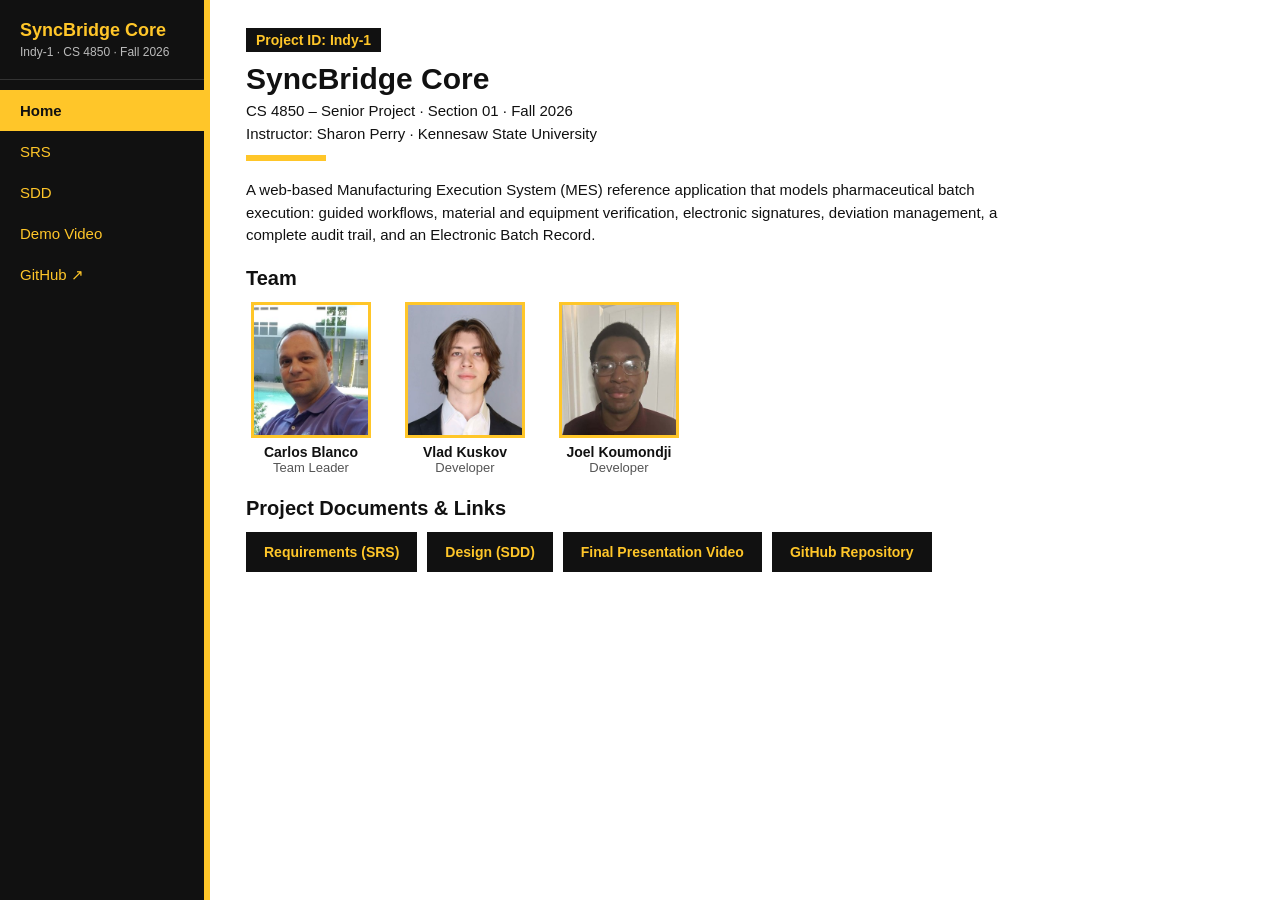
<file: index.html>
<!DOCTYPE html>
<html lang="en">
<head>
  <meta charset="utf-8">
  <meta name="viewport" content="width=device-width, initial-scale=1">
  <title>Home | SyncBridge Core (Indy-1)</title>
  <link rel="stylesheet" href="style.css">
</head>
<body>
  <nav class="sidebar">
    <div class="brand">SyncBridge Core</div>
    <div class="brand-sub">Indy-1 &middot; CS 4850 &middot; Fall 2026</div>
    <a href="index.html" class="active">Home</a>
    <a href="srs.html">SRS</a>
    <a href="sdd.html">SDD</a>
    <a href="video.html">Demo Video</a>
    <a href="https://github.com/SyncBridge-Core/SyncBridge" target="_blank" rel="noopener">GitHub &#8599;</a>
  </nav>
  <main class="main">
    <div class="project-id">Project ID: Indy-1</div>
    <h1>SyncBridge Core</h1>
    <p class="course">CS 4850 &ndash; Senior Project &middot; Section 01 &middot; Fall 2026<br>
      Instructor: Sharon Perry &middot; Kennesaw State University</p>
    <div class="gold-bar"></div>

    <p class="summary">A web-based Manufacturing Execution System (MES) reference application that
      models pharmaceutical batch execution: guided workflows, material and equipment verification,
      electronic signatures, deviation management, a complete audit trail, and an Electronic Batch Record.</p>

    <h2>Team</h2>
    <div class="team">
      <div class="member">
        <img src="images/carlos-blanco.jpg" alt="Photo of Carlos Blanco">
        <div class="name">Carlos Blanco</div>
        <div class="role">Team Leader</div>
      </div>
      <div class="member">
        <img src="images/vlad-kuskov.jpg" alt="Photo of Vlad Kuskov">
        <div class="name">Vlad Kuskov</div>
        <div class="role">Developer</div>
      </div>
      <div class="member">
        <img src="images/joel-koumondji.jpg" alt="Photo of Joel Koumondji">
        <div class="name">Joel Koumondji</div>
        <div class="role">Developer</div>
      </div>
    </div>

    <h2>Project Documents &amp; Links</h2>
    <div class="links">
      <a class="button" href="srs.html">Requirements (SRS)</a>
      <a class="button" href="sdd.html">Design (SDD)</a>
      <a class="button" href="video.html">Final Presentation Video</a>
      <a class="button" href="https://github.com/SyncBridge-Core/SyncBridge" target="_blank" rel="noopener">GitHub Repository</a>
    </div>
  </main>
</body>
</html>
</file>
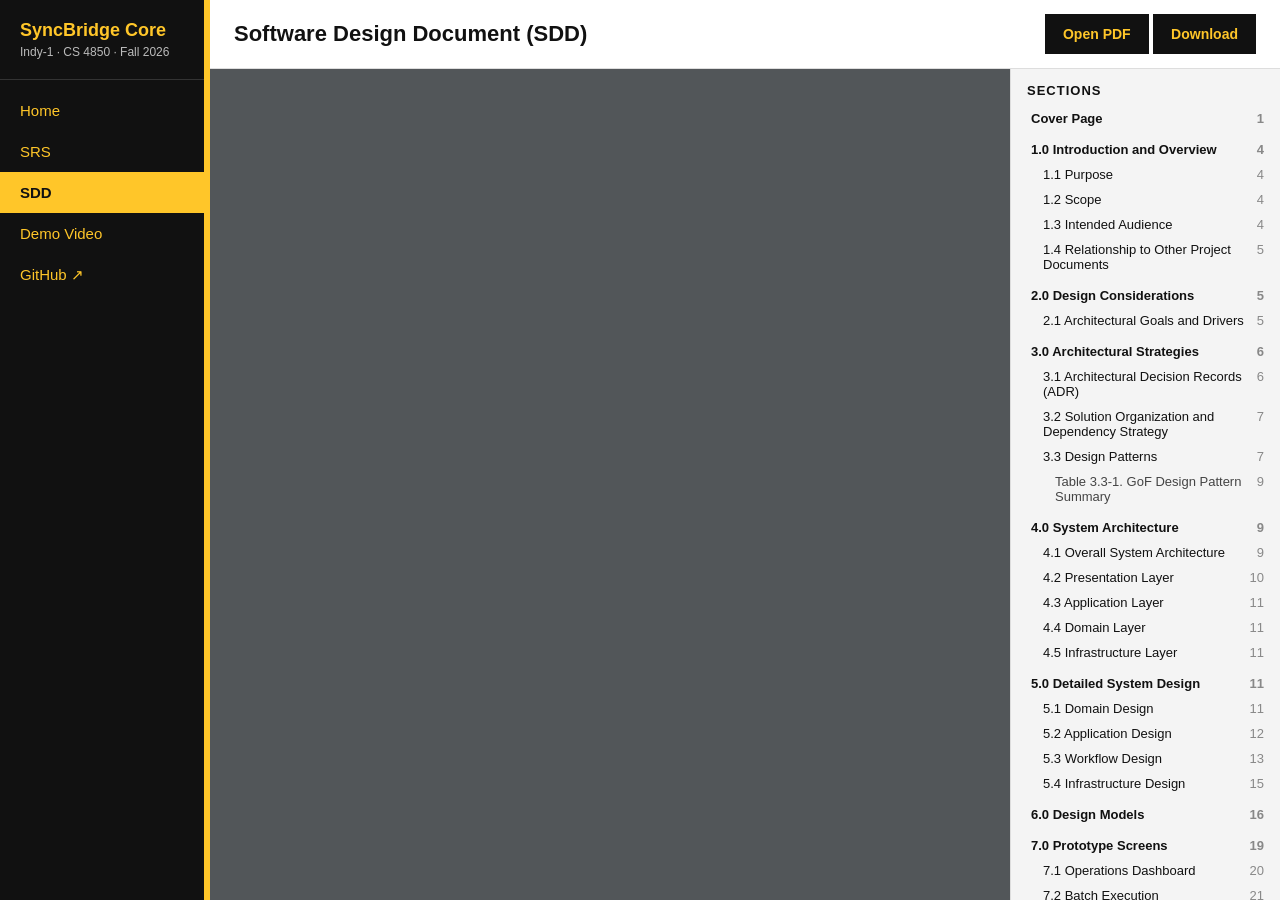
<file: sdd.html>
<!DOCTYPE html>
<html lang="en">
<head>
  <meta charset="utf-8">
  <meta name="viewport" content="width=device-width, initial-scale=1">
  <title>SDD | SyncBridge Core (Indy-1)</title>
  <link rel="stylesheet" href="style.css">
</head>
<body>
  <nav class="sidebar">
    <div class="brand">SyncBridge Core</div>
    <div class="brand-sub">Indy-1 &middot; CS 4850 &middot; Fall 2026</div>
    <a href="index.html">Home</a>
    <a href="srs.html">SRS</a>
    <a href="sdd.html" class="active">SDD</a>
    <a href="video.html">Demo Video</a>
    <a href="https://github.com/SyncBridge-Core/SyncBridge" target="_blank" rel="noopener">GitHub &#8599;</a>
  </nav>
  <div class="doc-page">
    <div class="doc-header">
      <h1>Software Design Document (SDD)</h1>
      <div>
        <a class="button" href="docs/Indy-1-SyncBridge-SDD.pdf" target="_blank" rel="noopener">Open PDF</a>
        <a class="button" href="docs/Indy-1-SyncBridge-SDD.pdf" download>Download</a>
      </div>
    </div>
    <div class="doc-body">
      <iframe name="viewer" src="docs/Indy-1-SyncBridge-SDD.pdf" title="Software Design Document (SDD)"></iframe>
      <nav class="toc">
        <h2>Sections</h2>
      <a class="lvl1" href="docs/Indy-1-SyncBridge-SDD.pdf?p=1#page=1" target="viewer">Cover Page<span class="pg">1</span></a>
      <a class="lvl1" href="docs/Indy-1-SyncBridge-SDD.pdf?p=4#page=4" target="viewer">1.0 Introduction and Overview<span class="pg">4</span></a>
      <a class="lvl2" href="docs/Indy-1-SyncBridge-SDD.pdf?p=4#page=4" target="viewer">1.1 Purpose<span class="pg">4</span></a>
      <a class="lvl2" href="docs/Indy-1-SyncBridge-SDD.pdf?p=4#page=4" target="viewer">1.2 Scope<span class="pg">4</span></a>
      <a class="lvl2" href="docs/Indy-1-SyncBridge-SDD.pdf?p=4#page=4" target="viewer">1.3 Intended Audience<span class="pg">4</span></a>
      <a class="lvl2" href="docs/Indy-1-SyncBridge-SDD.pdf?p=5#page=5" target="viewer">1.4 Relationship to Other Project Documents<span class="pg">5</span></a>
      <a class="lvl1" href="docs/Indy-1-SyncBridge-SDD.pdf?p=5#page=5" target="viewer">2.0 Design Considerations<span class="pg">5</span></a>
      <a class="lvl2" href="docs/Indy-1-SyncBridge-SDD.pdf?p=5#page=5" target="viewer">2.1 Architectural Goals and Drivers<span class="pg">5</span></a>
      <a class="lvl1" href="docs/Indy-1-SyncBridge-SDD.pdf?p=6#page=6" target="viewer">3.0 Architectural Strategies<span class="pg">6</span></a>
      <a class="lvl2" href="docs/Indy-1-SyncBridge-SDD.pdf?p=6#page=6" target="viewer">3.1 Architectural Decision Records (ADR)<span class="pg">6</span></a>
      <a class="lvl2" href="docs/Indy-1-SyncBridge-SDD.pdf?p=7#page=7" target="viewer">3.2 Solution Organization and Dependency Strategy<span class="pg">7</span></a>
      <a class="lvl2" href="docs/Indy-1-SyncBridge-SDD.pdf?p=7#page=7" target="viewer">3.3 Design Patterns<span class="pg">7</span></a>
      <a class="lvl3" href="docs/Indy-1-SyncBridge-SDD.pdf?p=9#page=9" target="viewer">Table 3.3-1. GoF Design Pattern Summary<span class="pg">9</span></a>
      <a class="lvl1" href="docs/Indy-1-SyncBridge-SDD.pdf?p=9#page=9" target="viewer">4.0 System Architecture<span class="pg">9</span></a>
      <a class="lvl2" href="docs/Indy-1-SyncBridge-SDD.pdf?p=9#page=9" target="viewer">4.1 Overall System Architecture<span class="pg">9</span></a>
      <a class="lvl2" href="docs/Indy-1-SyncBridge-SDD.pdf?p=10#page=10" target="viewer">4.2 Presentation Layer<span class="pg">10</span></a>
      <a class="lvl2" href="docs/Indy-1-SyncBridge-SDD.pdf?p=11#page=11" target="viewer">4.3 Application Layer<span class="pg">11</span></a>
      <a class="lvl2" href="docs/Indy-1-SyncBridge-SDD.pdf?p=11#page=11" target="viewer">4.4 Domain Layer<span class="pg">11</span></a>
      <a class="lvl2" href="docs/Indy-1-SyncBridge-SDD.pdf?p=11#page=11" target="viewer">4.5 Infrastructure Layer<span class="pg">11</span></a>
      <a class="lvl1" href="docs/Indy-1-SyncBridge-SDD.pdf?p=11#page=11" target="viewer">5.0 Detailed System Design<span class="pg">11</span></a>
      <a class="lvl2" href="docs/Indy-1-SyncBridge-SDD.pdf?p=11#page=11" target="viewer">5.1 Domain Design<span class="pg">11</span></a>
      <a class="lvl2" href="docs/Indy-1-SyncBridge-SDD.pdf?p=12#page=12" target="viewer">5.2 Application Design<span class="pg">12</span></a>
      <a class="lvl2" href="docs/Indy-1-SyncBridge-SDD.pdf?p=13#page=13" target="viewer">5.3 Workflow Design<span class="pg">13</span></a>
      <a class="lvl2" href="docs/Indy-1-SyncBridge-SDD.pdf?p=15#page=15" target="viewer">5.4 Infrastructure Design<span class="pg">15</span></a>
      <a class="lvl1" href="docs/Indy-1-SyncBridge-SDD.pdf?p=16#page=16" target="viewer">6.0 Design Models<span class="pg">16</span></a>
      <a class="lvl1" href="docs/Indy-1-SyncBridge-SDD.pdf?p=19#page=19" target="viewer">7.0 Prototype Screens<span class="pg">19</span></a>
      <a class="lvl2" href="docs/Indy-1-SyncBridge-SDD.pdf?p=20#page=20" target="viewer">7.1 Operations Dashboard<span class="pg">20</span></a>
      <a class="lvl2" href="docs/Indy-1-SyncBridge-SDD.pdf?p=21#page=21" target="viewer">7.2 Batch Execution<span class="pg">21</span></a>
      <a class="lvl2" href="docs/Indy-1-SyncBridge-SDD.pdf?p=22#page=22" target="viewer">7.3 Deviation Management<span class="pg">22</span></a>
      <a class="lvl2" href="docs/Indy-1-SyncBridge-SDD.pdf?p=23#page=23" target="viewer">7.4 Electronic Batch Record<span class="pg">23</span></a>
      <a class="lvl2" href="docs/Indy-1-SyncBridge-SDD.pdf?p=24#page=24" target="viewer">7.5 Reports and Analytics<span class="pg">24</span></a>
      <a class="lvl1" href="docs/Indy-1-SyncBridge-SDD.pdf?p=24#page=24" target="viewer">8.0 Design Traceability<span class="pg">24</span></a>
      <a class="lvl2" href="docs/Indy-1-SyncBridge-SDD.pdf?p=25#page=25" target="viewer">8.1 Functional Requirement Traceability<span class="pg">25</span></a>
      <a class="lvl2" href="docs/Indy-1-SyncBridge-SDD.pdf?p=25#page=25" target="viewer">Table 8.1-1. Functional Requirement Traceability<span class="pg">25</span></a>
      <a class="lvl2" href="docs/Indy-1-SyncBridge-SDD.pdf?p=26#page=26" target="viewer">8.2 Non-Functional Requirement Traceability<span class="pg">26</span></a>
      <a class="lvl2" href="docs/Indy-1-SyncBridge-SDD.pdf?p=26#page=26" target="viewer">Table 8.2-1. Non-Functional Requirement Traceability<span class="pg">26</span></a>
      <a class="lvl2" href="docs/Indy-1-SyncBridge-SDD.pdf?p=26#page=26" target="viewer">8.3 Architecture-to-Implementation Traceability<span class="pg">26</span></a>
      <a class="lvl2" href="docs/Indy-1-SyncBridge-SDD.pdf?p=26#page=26" target="viewer">Table 8.3-3. Architecture-to-Implementation Traceability<span class="pg">26</span></a>
      <a class="lvl1" href="docs/Indy-1-SyncBridge-SDD.pdf?p=27#page=27" target="viewer">9.0 Acceptance Criteria and Definition of Done<span class="pg">27</span></a>
      <a class="lvl2" href="docs/Indy-1-SyncBridge-SDD.pdf?p=28#page=28" target="viewer">Definition of Done<span class="pg">28</span></a>
      </nav>
    </div>
  </div>
</body>
</html>
</file>
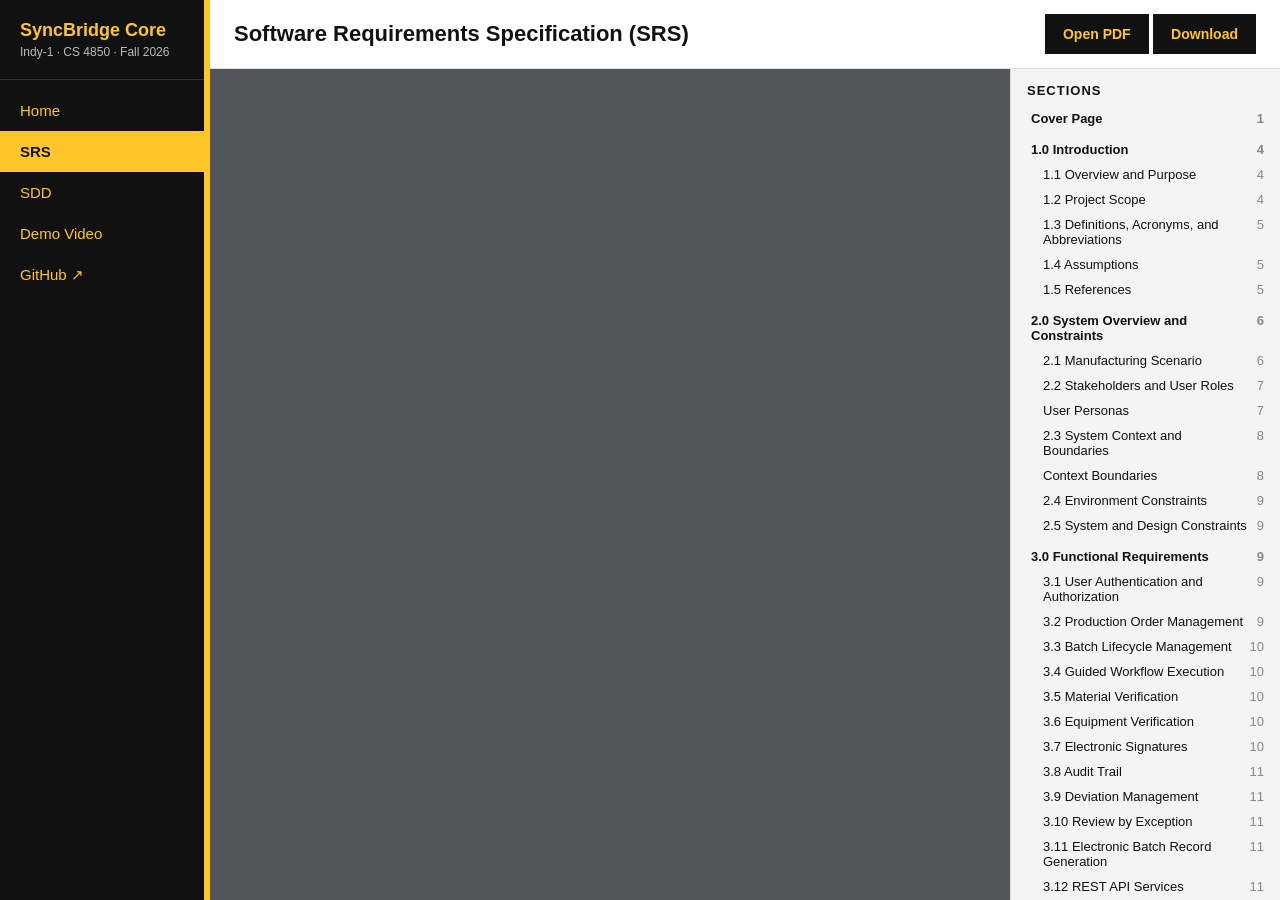
<file: srs.html>
<!DOCTYPE html>
<html lang="en">
<head>
  <meta charset="utf-8">
  <meta name="viewport" content="width=device-width, initial-scale=1">
  <title>SRS | SyncBridge Core (Indy-1)</title>
  <link rel="stylesheet" href="style.css">
</head>
<body>
  <nav class="sidebar">
    <div class="brand">SyncBridge Core</div>
    <div class="brand-sub">Indy-1 &middot; CS 4850 &middot; Fall 2026</div>
    <a href="index.html">Home</a>
    <a href="srs.html" class="active">SRS</a>
    <a href="sdd.html">SDD</a>
    <a href="video.html">Demo Video</a>
    <a href="https://github.com/SyncBridge-Core/SyncBridge" target="_blank" rel="noopener">GitHub &#8599;</a>
  </nav>
  <div class="doc-page">
    <div class="doc-header">
      <h1>Software Requirements Specification (SRS)</h1>
      <div>
        <a class="button" href="docs/Indy-1-SyncBridge-SRS.pdf" target="_blank" rel="noopener">Open PDF</a>
        <a class="button" href="docs/Indy-1-SyncBridge-SRS.pdf" download>Download</a>
      </div>
    </div>
    <div class="doc-body">
      <iframe name="viewer" src="docs/Indy-1-SyncBridge-SRS.pdf" title="Software Requirements Specification (SRS)"></iframe>
      <nav class="toc">
        <h2>Sections</h2>
      <a class="lvl1" href="docs/Indy-1-SyncBridge-SRS.pdf?p=1#page=1" target="viewer">Cover Page<span class="pg">1</span></a>
      <a class="lvl1" href="docs/Indy-1-SyncBridge-SRS.pdf?p=4#page=4" target="viewer">1.0 Introduction<span class="pg">4</span></a>
      <a class="lvl2" href="docs/Indy-1-SyncBridge-SRS.pdf?p=4#page=4" target="viewer">1.1 Overview and Purpose<span class="pg">4</span></a>
      <a class="lvl2" href="docs/Indy-1-SyncBridge-SRS.pdf?p=4#page=4" target="viewer">1.2 Project Scope<span class="pg">4</span></a>
      <a class="lvl2" href="docs/Indy-1-SyncBridge-SRS.pdf?p=5#page=5" target="viewer">1.3 Definitions, Acronyms, and Abbreviations<span class="pg">5</span></a>
      <a class="lvl2" href="docs/Indy-1-SyncBridge-SRS.pdf?p=5#page=5" target="viewer">1.4 Assumptions<span class="pg">5</span></a>
      <a class="lvl2" href="docs/Indy-1-SyncBridge-SRS.pdf?p=5#page=5" target="viewer">1.5 References<span class="pg">5</span></a>
      <a class="lvl1" href="docs/Indy-1-SyncBridge-SRS.pdf?p=6#page=6" target="viewer">2.0 System Overview and Constraints<span class="pg">6</span></a>
      <a class="lvl2" href="docs/Indy-1-SyncBridge-SRS.pdf?p=6#page=6" target="viewer">2.1 Manufacturing Scenario<span class="pg">6</span></a>
      <a class="lvl2" href="docs/Indy-1-SyncBridge-SRS.pdf?p=7#page=7" target="viewer">2.2 Stakeholders and User Roles<span class="pg">7</span></a>
      <a class="lvl2" href="docs/Indy-1-SyncBridge-SRS.pdf?p=7#page=7" target="viewer">User Personas<span class="pg">7</span></a>
      <a class="lvl2" href="docs/Indy-1-SyncBridge-SRS.pdf?p=8#page=8" target="viewer">2.3 System Context and Boundaries<span class="pg">8</span></a>
      <a class="lvl2" href="docs/Indy-1-SyncBridge-SRS.pdf?p=8#page=8" target="viewer">Context Boundaries<span class="pg">8</span></a>
      <a class="lvl2" href="docs/Indy-1-SyncBridge-SRS.pdf?p=9#page=9" target="viewer">2.4 Environment Constraints<span class="pg">9</span></a>
      <a class="lvl2" href="docs/Indy-1-SyncBridge-SRS.pdf?p=9#page=9" target="viewer">2.5 System and Design Constraints<span class="pg">9</span></a>
      <a class="lvl1" href="docs/Indy-1-SyncBridge-SRS.pdf?p=9#page=9" target="viewer">3.0 Functional Requirements<span class="pg">9</span></a>
      <a class="lvl2" href="docs/Indy-1-SyncBridge-SRS.pdf?p=9#page=9" target="viewer">3.1 User Authentication and Authorization<span class="pg">9</span></a>
      <a class="lvl2" href="docs/Indy-1-SyncBridge-SRS.pdf?p=9#page=9" target="viewer">3.2 Production Order Management<span class="pg">9</span></a>
      <a class="lvl2" href="docs/Indy-1-SyncBridge-SRS.pdf?p=10#page=10" target="viewer">3.3 Batch Lifecycle Management<span class="pg">10</span></a>
      <a class="lvl2" href="docs/Indy-1-SyncBridge-SRS.pdf?p=10#page=10" target="viewer">3.4 Guided Workflow Execution<span class="pg">10</span></a>
      <a class="lvl2" href="docs/Indy-1-SyncBridge-SRS.pdf?p=10#page=10" target="viewer">3.5 Material Verification<span class="pg">10</span></a>
      <a class="lvl2" href="docs/Indy-1-SyncBridge-SRS.pdf?p=10#page=10" target="viewer">3.6 Equipment Verification<span class="pg">10</span></a>
      <a class="lvl2" href="docs/Indy-1-SyncBridge-SRS.pdf?p=10#page=10" target="viewer">3.7 Electronic Signatures<span class="pg">10</span></a>
      <a class="lvl2" href="docs/Indy-1-SyncBridge-SRS.pdf?p=11#page=11" target="viewer">3.8 Audit Trail<span class="pg">11</span></a>
      <a class="lvl2" href="docs/Indy-1-SyncBridge-SRS.pdf?p=11#page=11" target="viewer">3.9 Deviation Management<span class="pg">11</span></a>
      <a class="lvl2" href="docs/Indy-1-SyncBridge-SRS.pdf?p=11#page=11" target="viewer">3.10 Review by Exception<span class="pg">11</span></a>
      <a class="lvl2" href="docs/Indy-1-SyncBridge-SRS.pdf?p=11#page=11" target="viewer">3.11 Electronic Batch Record Generation<span class="pg">11</span></a>
      <a class="lvl2" href="docs/Indy-1-SyncBridge-SRS.pdf?p=11#page=11" target="viewer">3.12 REST API Services<span class="pg">11</span></a>
      <a class="lvl2" href="docs/Indy-1-SyncBridge-SRS.pdf?p=12#page=12" target="viewer">3.13 Business Rules<span class="pg">12</span></a>
      <a class="lvl1" href="docs/Indy-1-SyncBridge-SRS.pdf?p=12#page=12" target="viewer">4.0 Non-Functional Requirements<span class="pg">12</span></a>
      <a class="lvl1" href="docs/Indy-1-SyncBridge-SRS.pdf?p=13#page=13" target="viewer">5.0 External Interface Requirements<span class="pg">13</span></a>
      <a class="lvl2" href="docs/Indy-1-SyncBridge-SRS.pdf?p=13#page=13" target="viewer">5.1 User Interface Requirements<span class="pg">13</span></a>
      <a class="lvl2" href="docs/Indy-1-SyncBridge-SRS.pdf?p=14#page=14" target="viewer">5.2 Software Interface Requirements<span class="pg">14</span></a>
      <a class="lvl2" href="docs/Indy-1-SyncBridge-SRS.pdf?p=14#page=14" target="viewer">5.3 Database Interface Requirements<span class="pg">14</span></a>
      <a class="lvl2" href="docs/Indy-1-SyncBridge-SRS.pdf?p=14#page=14" target="viewer">Database Requirements<span class="pg">14</span></a>
      <a class="lvl2" href="docs/Indy-1-SyncBridge-SRS.pdf?p=14#page=14" target="viewer">5.4 Communication and REST API Requirements<span class="pg">14</span></a>
      <a class="lvl1" href="docs/Indy-1-SyncBridge-SRS.pdf?p=15#page=15" target="viewer">6.0 Analysis<span class="pg">15</span></a>
      <a class="lvl2" href="docs/Indy-1-SyncBridge-SRS.pdf?p=15#page=15" target="viewer">6.1 Use-Case Diagram<span class="pg">15</span></a>
      <a class="lvl2" href="docs/Indy-1-SyncBridge-SRS.pdf?p=16#page=16" target="viewer">6.2 Use-Case Specifications<span class="pg">16</span></a>
      <a class="lvl3" href="docs/Indy-1-SyncBridge-SRS.pdf?p=16#page=16" target="viewer">UC-001 — Start Manufacturing Batch<span class="pg">16</span></a>
      <a class="lvl3" href="docs/Indy-1-SyncBridge-SRS.pdf?p=17#page=17" target="viewer">UC-002 — Verify Materials<span class="pg">17</span></a>
      <a class="lvl3" href="docs/Indy-1-SyncBridge-SRS.pdf?p=17#page=17" target="viewer">UC-003 — Execute Manufacturing Workflow<span class="pg">17</span></a>
      <a class="lvl3" href="docs/Indy-1-SyncBridge-SRS.pdf?p=18#page=18" target="viewer">UC-004 — Create Manufacturing Deviation<span class="pg">18</span></a>
      <a class="lvl3" href="docs/Indy-1-SyncBridge-SRS.pdf?p=19#page=19" target="viewer">UC-005 — Generate Electronic Batch Record<span class="pg">19</span></a>
      <a class="lvl2" href="docs/Indy-1-SyncBridge-SRS.pdf?p=20#page=20" target="viewer">6.3 Mock-ups and Wireframes<span class="pg">20</span></a>
      <a class="lvl2" href="docs/Indy-1-SyncBridge-SRS.pdf?p=24#page=24" target="viewer">6.4 Data Flow<span class="pg">24</span></a>
      <a class="lvl2" href="docs/Indy-1-SyncBridge-SRS.pdf?p=25#page=25" target="viewer">6.5 Activity Diagrams<span class="pg">25</span></a>
      <a class="lvl2" href="docs/Indy-1-SyncBridge-SRS.pdf?p=27#page=27" target="viewer">6.6 State-Transition Diagram<span class="pg">27</span></a>
      <a class="lvl1" href="docs/Indy-1-SyncBridge-SRS.pdf?p=28#page=28" target="viewer">7.0 Verification and Traceability<span class="pg">28</span></a>
      <a class="lvl2" href="docs/Indy-1-SyncBridge-SRS.pdf?p=28#page=28" target="viewer">7.1 Acceptance Criteria<span class="pg">28</span></a>
      <a class="lvl2" href="docs/Indy-1-SyncBridge-SRS.pdf?p=30#page=30" target="viewer">7.2 Requirements Traceability Matrix<span class="pg">30</span></a>
      </nav>
    </div>
  </div>
</body>
</html>
</file>
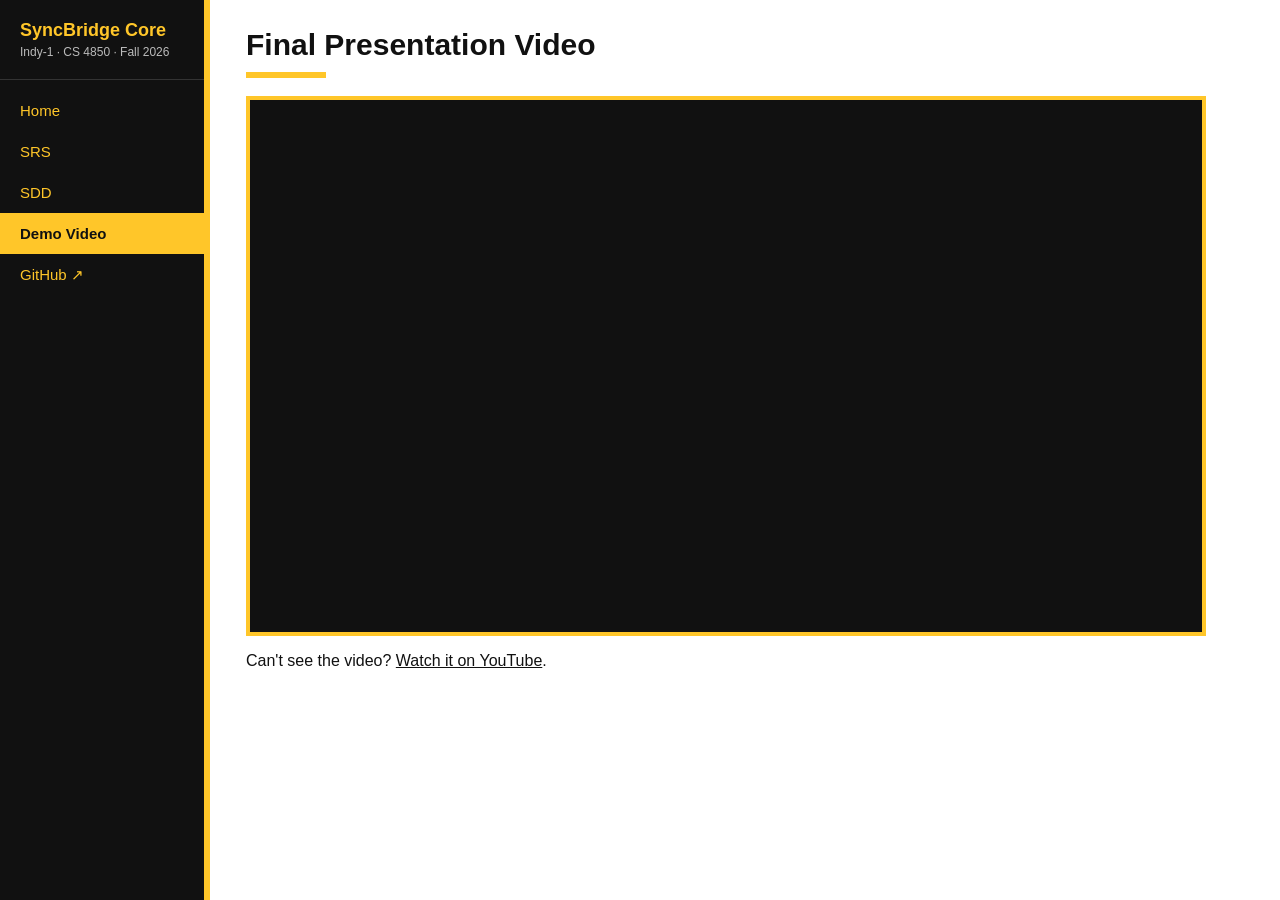
<file: video.html>
<!DOCTYPE html>
<html lang="en">
<head>
  <meta charset="utf-8">
  <meta name="viewport" content="width=device-width, initial-scale=1">
  <title>Demo Video | SyncBridge Core (Indy-1)</title>
  <link rel="stylesheet" href="style.css">
</head>
<body>
  <nav class="sidebar">
    <div class="brand">SyncBridge Core</div>
    <div class="brand-sub">Indy-1 &middot; CS 4850 &middot; Fall 2026</div>
    <a href="index.html">Home</a>
    <a href="srs.html">SRS</a>
    <a href="sdd.html">SDD</a>
    <a href="video.html" class="active">Demo Video</a>
    <a href="https://github.com/SyncBridge-Core/SyncBridge" target="_blank" rel="noopener">GitHub &#8599;</a>
  </nav>
  <main class="main">
    <h1>Final Presentation Video</h1>
    <div class="gold-bar"></div>
    <div class="video-wrap">
      <iframe src="https://www.youtube.com/embed/dQw4w9WgXcQ?autoplay=1&amp;mute=1&amp;rel=0"
        title="SyncBridge Core final presentation video"
        allow="autoplay; encrypted-media; picture-in-picture; fullscreen" allowfullscreen></iframe>
    </div>
    <p>Can't see the video? <a href="https://www.youtube.com/watch?v=dQw4w9WgXcQ" target="_blank" rel="noopener">Watch it on YouTube</a>.</p>
  </main>
</body>
</html>
</file>
<file: style.css>
/* SyncBridge Core - Indy-1 - CS 4850 project site */
/* KSU colors: black and gold */

:root {
  --gold: #ffc629;
  --black: #111111;
  --gray: #f4f4f4;
  --border: #dddddd;
  --sidebar-width: 210px;
}

* { box-sizing: border-box; }

html, body {
  margin: 0;
  height: 100%;
  font-family: Arial, Helvetica, sans-serif;
  color: var(--black);
  background: #ffffff;
}

a { color: var(--black); }

/* ---------- Left sidebar (same on every page) ---------- */

.sidebar {
  position: fixed;
  top: 0;
  left: 0;
  bottom: 0;
  width: var(--sidebar-width);
  background: var(--black);
  border-right: 6px solid var(--gold);
  padding: 20px 0;
}

.sidebar .brand {
  color: var(--gold);
  font-weight: bold;
  font-size: 18px;
  padding: 0 20px 4px;
}

.sidebar .brand-sub {
  color: #bbbbbb;
  font-size: 12px;
  padding: 0 20px 20px;
  border-bottom: 1px solid #333333;
  margin-bottom: 10px;
}

.sidebar a {
  display: block;
  color: var(--gold);
  text-decoration: none;
  padding: 12px 20px;
  font-size: 15px;
}

.sidebar a:hover { background: #2a2a2a; }

.sidebar a.active {
  background: var(--gold);
  color: var(--black);
  font-weight: bold;
}

/* ---------- Main area ---------- */

.main {
  margin-left: var(--sidebar-width);
  padding: 28px 36px;
}

h1 { margin: 0 0 4px; font-size: 30px; }
h2 { margin: 0 0 12px; font-size: 20px; }

.gold-bar {
  height: 6px;
  width: 80px;
  background: var(--gold);
  margin: 10px 0 18px;
}

/* ---------- Home page ---------- */

.project-id {
  display: inline-block;
  background: var(--black);
  color: var(--gold);
  font-weight: bold;
  padding: 4px 10px;
  font-size: 14px;
  margin-bottom: 10px;
}

.course { margin: 0; font-size: 15px; line-height: 1.5; }

.summary {
  max-width: 760px;
  font-size: 15px;
  line-height: 1.5;
  margin: 0 0 20px;
}

.team {
  display: flex;
  gap: 24px;
  margin-bottom: 22px;
}

.member { text-align: center; width: 130px; }

.member img {
  width: 120px;
  height: 136px;
  object-fit: cover;
  border: 3px solid var(--gold);
  display: block;
  margin: 0 auto 6px;
}

.member .name { font-weight: bold; font-size: 14px; }
.member .role { font-size: 13px; color: #555555; }

.links { display: flex; flex-wrap: wrap; gap: 10px; }

.button {
  display: inline-block;
  background: var(--black);
  color: var(--gold);
  text-decoration: none;
  padding: 10px 16px;
  font-weight: bold;
  font-size: 14px;
  border: 2px solid var(--black);
}

.button:hover { background: var(--gold); color: var(--black); }

/* ---------- Document pages (SRS / SDD) ---------- */

.doc-page {
  margin-left: var(--sidebar-width);
  height: 100vh;
  display: flex;
  flex-direction: column;
}

.doc-header {
  padding: 14px 24px;
  border-bottom: 1px solid var(--border);
  display: flex;
  align-items: center;
  justify-content: space-between;
  gap: 12px;
}

.doc-header h1 { font-size: 22px; margin: 0; }

.doc-body {
  flex: 1;
  display: flex;
  min-height: 0;
}

.doc-body iframe {
  flex: 1;
  border: 0;
  background: #525659;
}

.toc {
  width: 270px;
  overflow-y: auto;
  background: var(--gray);
  border-left: 1px solid var(--border);
  padding: 14px 0;
  font-size: 13px;
}

.toc h2 {
  font-size: 13px;
  text-transform: uppercase;
  letter-spacing: 1px;
  padding: 0 16px;
  margin-bottom: 8px;
}

.toc a {
  display: flex;
  justify-content: space-between;
  gap: 8px;
  padding: 5px 16px;
  text-decoration: none;
  border-left: 4px solid transparent;
}

.toc a:hover { border-left-color: var(--gold); background: #ffffff; }
.toc a.lvl1 { font-weight: bold; margin-top: 6px; }
.toc a.lvl2 { padding-left: 28px; }
.toc a.lvl3 { padding-left: 40px; color: #444444; }
.toc .pg { color: #888888; flex-shrink: 0; }

/* ---------- Video page ---------- */

.video-wrap {
  max-width: 960px;
  aspect-ratio: 16 / 9;
  background: var(--black);
  border: 4px solid var(--gold);
}

.video-wrap iframe { width: 100%; height: 100%; border: 0; display: block; }

/* ---------- Small screens: sidebar becomes a top bar ---------- */

@media (max-width: 800px) {
  .sidebar {
    position: static;
    width: auto;
    border-right: 0;
    border-bottom: 6px solid var(--gold);
    padding: 10px 0;
    display: flex;
    flex-wrap: wrap;
  }
  .sidebar .brand, .sidebar .brand-sub { display: none; }
  .sidebar a { padding: 8px 12px; }
  .main, .doc-page { margin-left: 0; }
  .main { padding: 20px; }
  .doc-page { height: auto; }
  .doc-body { flex-direction: column; }
  .doc-body iframe { height: 75vh; }
  .toc { width: auto; border-left: 0; }
  .team { flex-wrap: wrap; }
}
</file>
